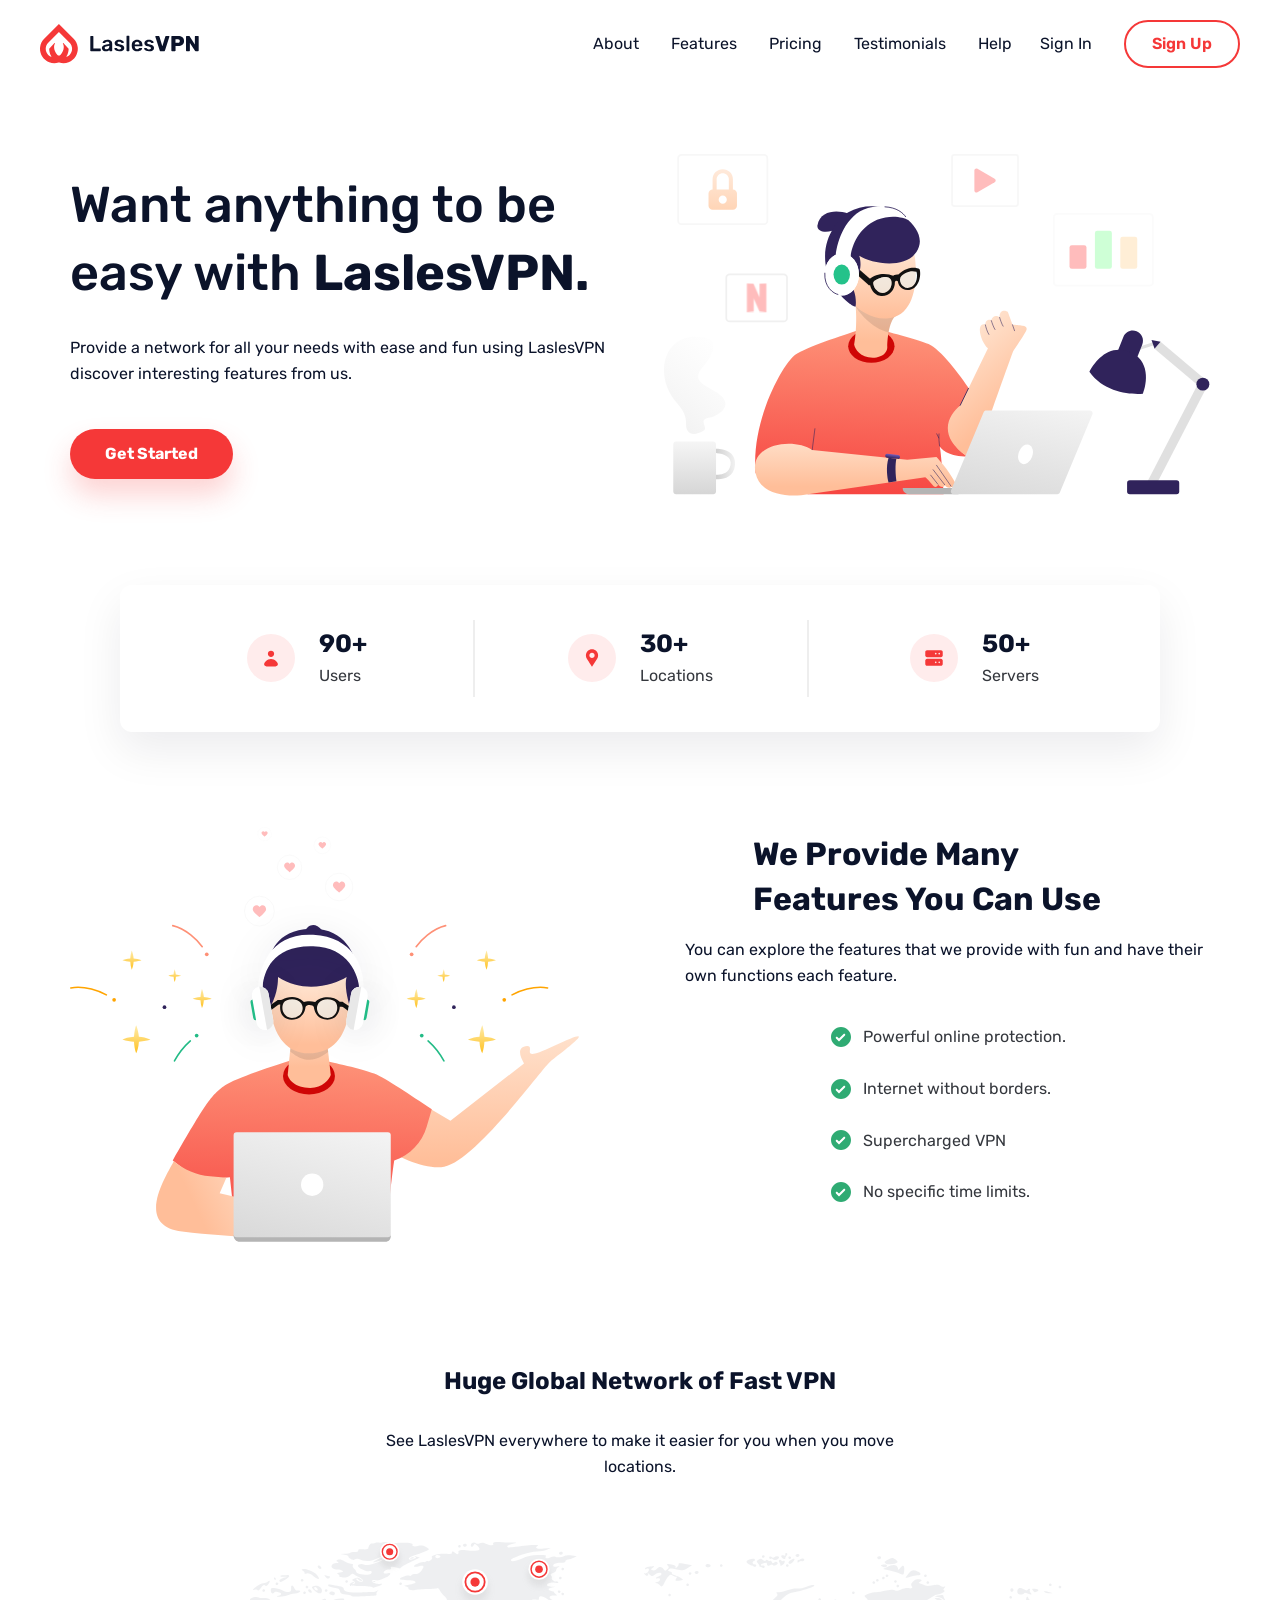
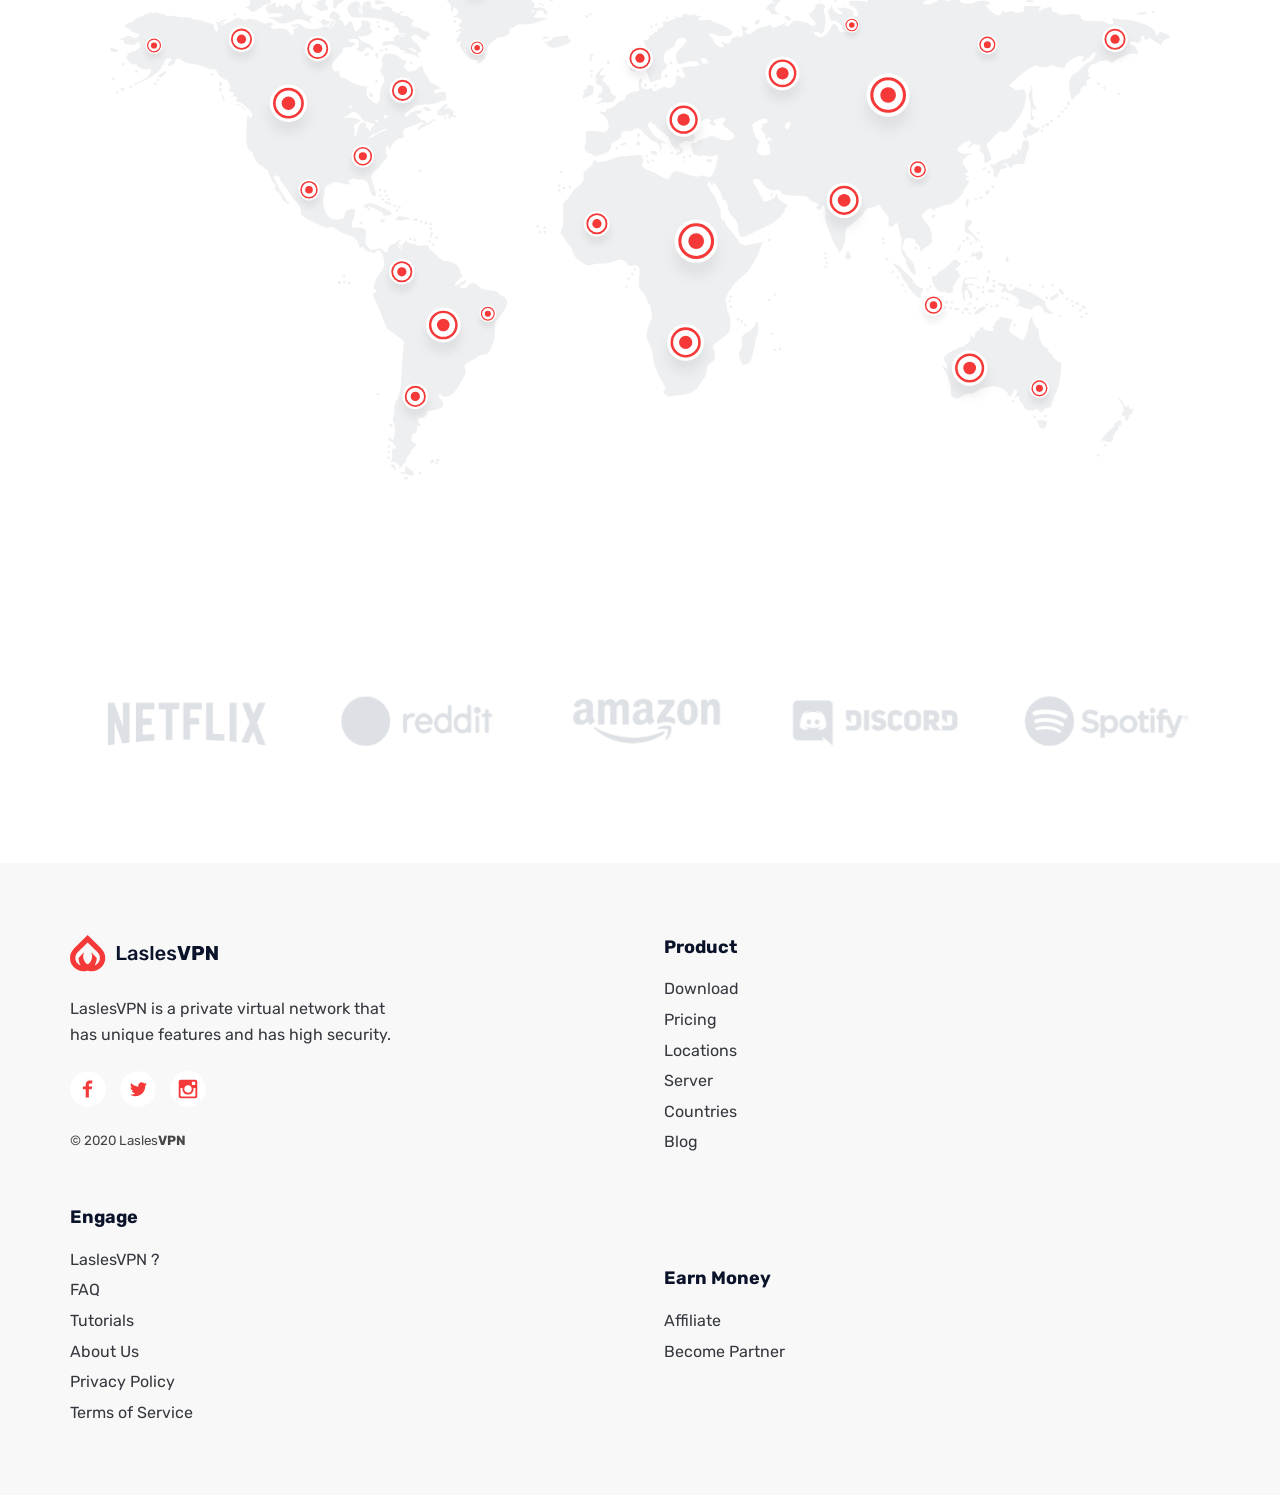
<file: index.html>
<!DOCTYPE html>
<html lang="en">

<head>
  <meta charset="UTF-8">
  <meta name="viewport" content="width=device-width, initial-scale=1.0">
  <title>Midterm Assignment</title>
<!--Links for the font-->
  <link rel="preconnect" href="https://fonts.googleapis.com">
  <link rel="preconnect" href="https://fonts.gstatic.com" crossorigin>
  <link href="https://fonts.googleapis.com/css2?family=Open+Sans:ital,wght@0,300..800;1,300..800&family=Rubik:ital,wght@0,300..900;1,300..900&display=swap" rel="stylesheet">
  <!--My stylesheet, for my website to look beautiful-->
  <link rel="stylesheet" href="styles/style.css">
</head>
<!--I want to say I started this website only using bootstrap, after talking with a few of my classmates I heard that we werent allowed 
to use bootstrap, so after fighting with bootstrap for almost a week and a half I went back to my basics. That is why the website might look
a bit werid, at least the html formating-->
<body>
  <!--Navigation, using classes amaking it work for desktop. I did something and idk how I accomplish it but i made it so that when it reaches tablet and mobile the 
  ul's are in a column rather than the entire navigation. I played with it in multiple occassions and I did not got it to do what I wanted it to do.
  This does not mean that I do not know what is happening. The navigation got flex, and then the logo, the principal and account are in another box, this makes so that
  when I tell them to change in css this are behaving in the way I want it to be but inside their own box.
  
  I can see it in my head how to fix but I think I got to the point in which i fear if I move anything else something else I change might be affected as well by my change-->
  <nav class="navigation" aria-label="Main navigation">
    <div class="interno">
      <!--aria code-->
      <a class="logo" aria-current="page" href="#home" aria-label="LaslesVPN home">
        <!--height of logo-->
        <img src="./images/Logo.svg" alt="LaslesVPN logo" height="40">
      </a>
<!--My buttons for the navigation-->
      <div class="principal">
        <!--navigation and its respective links to other pages-->
        <ul class="links" aria-label="Website pages">
          <li><a class="disabled" href="#">About</a></li>
          <li><a class="disabled" href="#">Features</a></li>
          <li class="gordo"><a href="./pricing.html">Pricing</a></li>
          <li class="gordo"><a href="./testimonials.html">Testimonials</a></li>
          <li><a class="disabled" href="#">Help</a></li>
        </ul>
<!--The idea was to make the sign up buttons to be their own section so that when it came to organizing them, they would be in their own section...
it did not went as planned-->
        <ul class="account" aria-label="Account links">
          <li><a class="disabled" href="#">Sign In</a></li>
          <li><a class="signup disabled" href="#">Sign Up</a></li>
        </ul>
      </div>
    </div>
  </nav>
  <!--I know this is a small landing page but I wanted to include the skip to main content button. I coppied it from a previous assignment ant it originally had tabindex:-1
  however it was not showing when i pressed tab so I took that away and it seems to work just fine now-->
  <a href="#main-content" class="skip-link">Skip to main content</a>
<!--header-->
  <header class="cabeza" id="home">
    <div class="width layout">
<!--text begins with the copy-->
      <div class="texto01">
        <h1>Want anything to be easy with <strong>LaslesVPN.</strong></h1>
        <p>Provide a network for all your needs with ease and fun using LaslesVPN discover interesting features from us.</p>
        <button class="start" type="button" aria-label="Get started with LaslesVPN">
          Get Started
        </button>
      </div>
<!--Image-->
      <div>
        <img src="./images/manwithlaptop.svg" alt="Illustration of a man using his computer">
      </div>
    </div>
  </header>

  <!--id added for the tab button-->
  <main id="main-content">
<!--My small section of their services or their pressence-->
    <section class="stats">
      <ul class="numbers">
        <li class="number">
          <img src="./images/user.svg" alt="" aria-hidden="true">
          <div>
            <h2>90+</h2>
            <p>Users</p>
          </div>
        </li>

        <li class="number">
          <img src="./images/location.svg" alt="" aria-hidden="true">
          <div>
            <h2>30+</h2>
            <p>Locations</p>
          </div>
        </li>

        <li class="number">
          <img src="./images/Server.svg" alt="" aria-hidden="true">
          <div>
            <h2>50+</h2>
            <p>Servers</p>
          </div>
        </li>
      </ul>
    </section>
<!--Second section of their features-->
    <section class="features width" aria-labelledby="features-title">
      <div>
        <img src="./images/manfireworks.svg"
          alt="Illustration of a man using his computer with fireworks in the background">
      </div>
<!--The text and their checks-->
      <div class="copy">
        <h2 id="features-title">We Provide Many Features You Can Use</h2>
        <p>You can explore the features that we provide with fun and have their own functions each feature.</p>
        <ul class="items" aria-label="VPN features">
          <li>
            <img src="./images/check.svg" alt="" aria-hidden="true">
            Powerful online protection.
          </li>
          <li>
            <img src="./images/check.svg" alt="" aria-hidden="true">
            Internet without borders.
          </li>
          <li>
            <img src="./images/check.svg" alt="" aria-hidden="true">
            Supercharged VPN
          </li>

          <li>
            <img src="./images/check.svg" alt="" aria-hidden="true">
            No specific time limits.
          </li>
        </ul>
      </div>
    </section>
<!--globe section-->
    <section class="network width" aria-labelledby="network-title">
      <div class="texto01">
        <h2 id="network-title">Huge Global Network of Fast VPN</h2>
        <p>See LaslesVPN everywhere to make it easier for you when you move locations.</p>
      </div>
            <div>
        <img src="./images/globe.svg" alt="Illustration of a globe representing a global VPN network">
      </div>
    </section>
    <!--In here I had the idea of making each logo go brighter and a bit bigger, but when I started to look into the notepad info of the svg,
    I realzied it was a lot and I did not have enough time to look into it and figure each secction out-->
        <div class="sponsors">
          <img src="./images/Sponsored.svg" alt="Different logos of different companies that use the service">
        </div>
  </main>

<!--The footer, I think it might be because I got used to bootstrap and their settings, and I UNDERSTAND it is using the same principles as regular
flex and grid, but I couldnt make it look like the example... I continue to work on it, but I thought it is best if I submit somethign, rather than submit
nothing-->
  <footer class="footer">
    <div class="width layout">
      <div class="about">
        <a href="#home" aria-label="LaslesVPN home">
          <img class="footlogo" src="./images/Logo.svg" alt="LaslesVPN logo">
        </a>
        <p>LaslesVPN is a private virtual network that has unique features and has high security.</p>
<!--I did the social media icons to have the links, I wanted to have more movement but the time stoped me from getting creative-->
        <nav class="social" aria-label="Social media links">
          <a href="https://www.facebook.com/" aria-label="Facebook">
            <img src="./images/Facebook.svg" alt="" aria-hidden="true">
          </a>
          <a href="https://x.com/?lang=es" aria-label="Twitter">
            <img src="./images/Twitter.svg" alt="" aria-hidden="true">
          </a>
          <a href="https://www.instagram.com/" aria-label="Instagram">
            <img src="./images/Instagram.svg" alt="" aria-hidden="true">
          </a>

        </nav>
<!--I discover small by accident, I typed it in just playing around and it worked :D-->
        <small>&copy; 2020 Lasles<strong>VPN</strong></small>

      </div>
<!--In my bootstrap version I had created each list in their own menu section, used bootstrap grid to make them all appear as closes as the reference.
The only thing that I was missing was making the colour match the background. It was aroudn then that I decided to scratch everyhting and go back to the basics.
I wanted to cut out time so I use a instead of ul/li-->
      <div class="menu">
        <h2 id="product-title">Product</h2>

        <a class="disabled" href="#">Download</a>
        <a href="./pricing.html">Pricing</a>
        <a class="disabled" href="#">Locations</a>
        <a class="disabled" href="#">Server</a>
        <a class="disabled" href="#">Countries</a>
        <a class="disabled" href="#">Blog</a>
      </div>

      <div class="menu">
        <h2 id="engage-title">Engage</h2>

        <a class="disabled" href="#">LaslesVPN ?</a>
        <a class="disabled" href="#">FAQ</a>
        <a class="disabled" href="#">Tutorials</a>
        <a class="disabled" href="#">About Us</a>
        <a class="disabled" href="#">Privacy Policy</a>
        <a class="disabled" href="#">Terms of Service</a>
      </div>

      <div class="menu">
        <h2 id="money-title">Earn Money</h2>
        <a class="disabled" href="#">Affiliate</a>
        <a class="disabled" href="#">Become Partner</a>
      </div>
    </div>
  </footer>
</body>
</html>
</file>
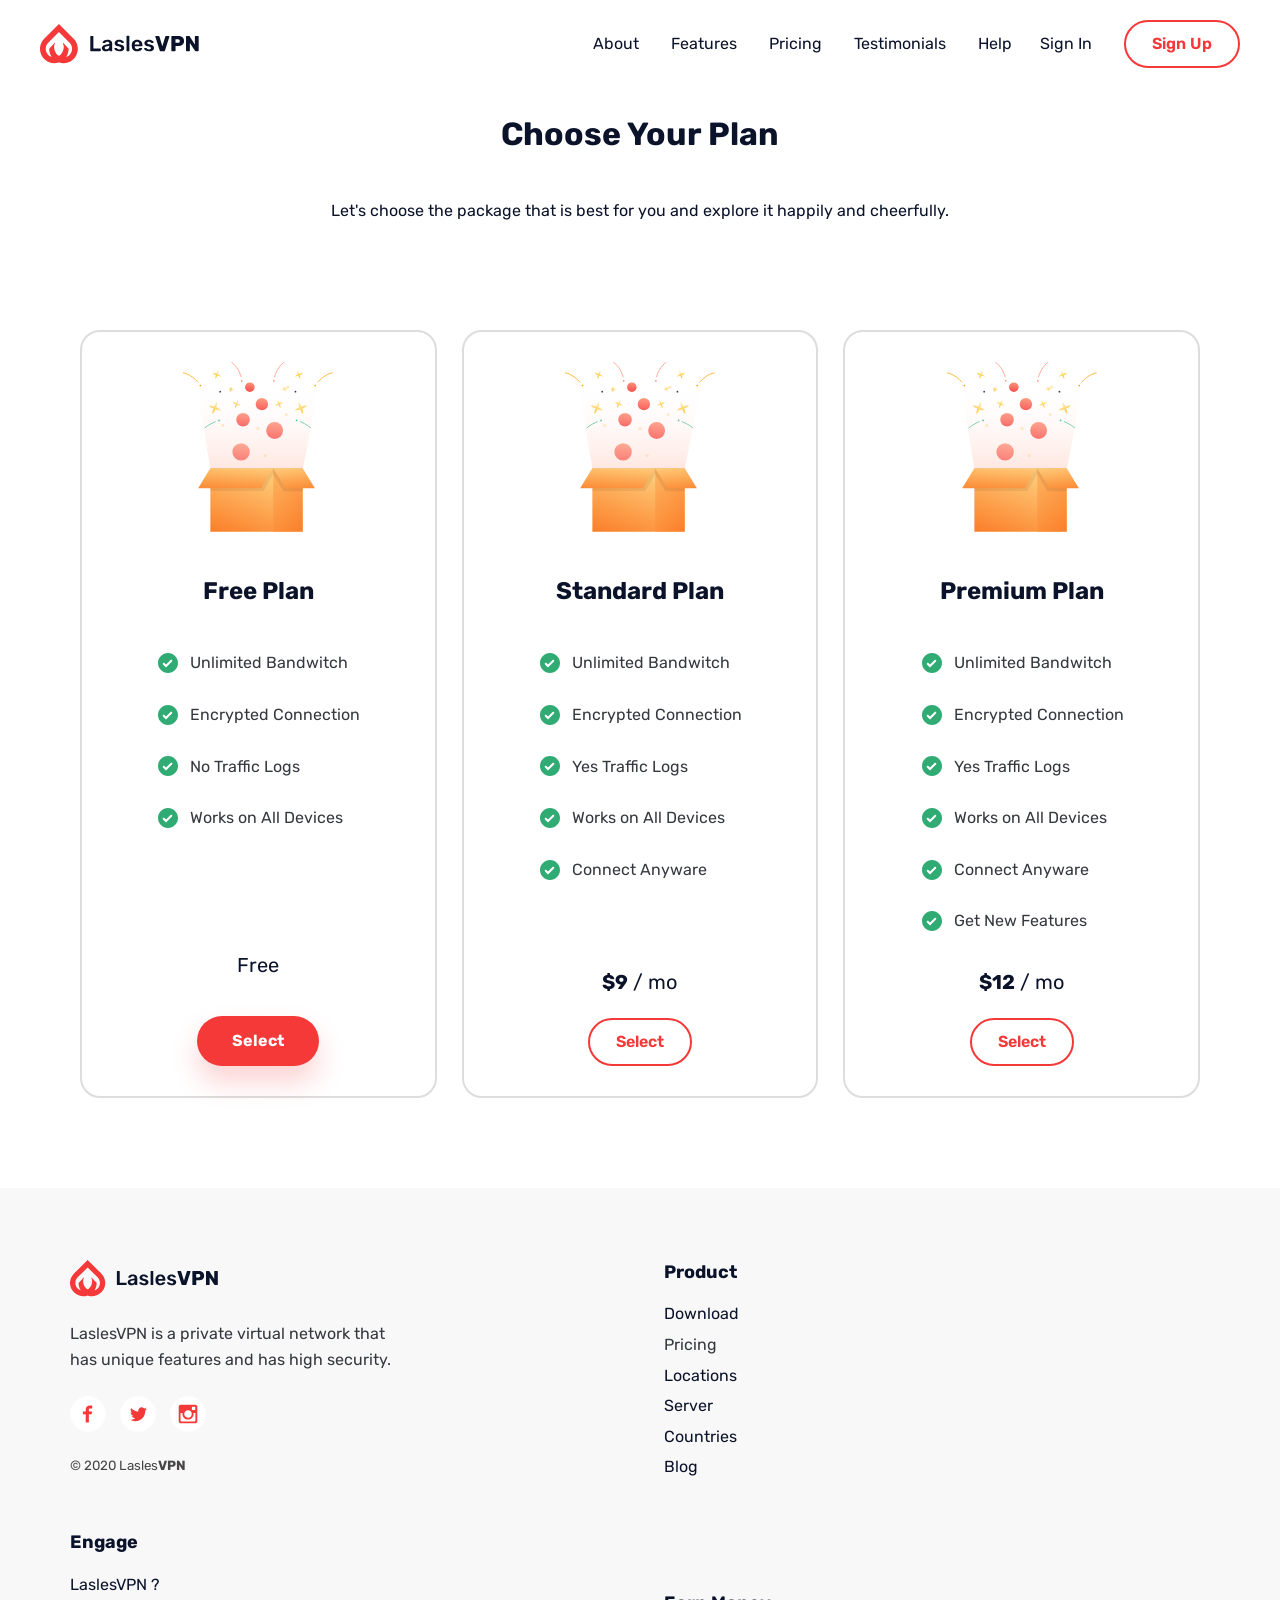
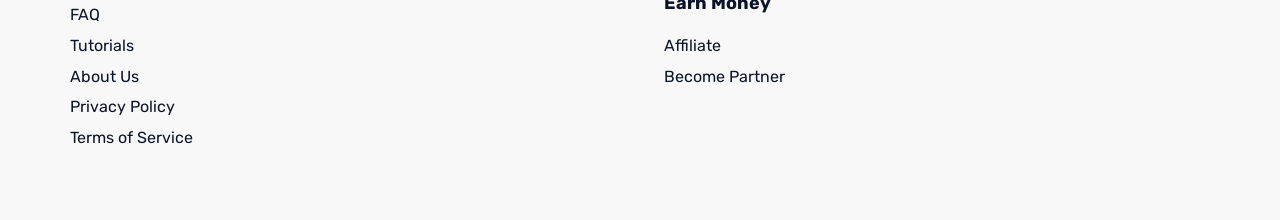
<file: pricing.html>
<!DOCTYPE html>
<html lang="en">

<head>
    <meta charset="UTF-8">
    <meta name="viewport" content="width=device-width, initial-scale=1.0">
    <title>Pricing - LaslesVPN</title>
<!--Same as landing page, font links, followes by stylesheet-->
    <link rel="preconnect" href="https://fonts.googleapis.com">
    <link rel="preconnect" href="https://fonts.gstatic.com" crossorigin>
    <link href="https://fonts.googleapis.com/css2?family=Open+Sans:ital,wght@0,300..800;1,300..800&family=Rubik:ital,wght@0,300..900;1,300..900&display=swap" rel="stylesheet">
    <link rel="stylesheet" href="styles/style.css">
</head>

<!--I didnt add a skip button in this page because is just small and eveyrhting fits inside the screen-->
<body>
    <!--nav similar to the landing page-->
<nav class="navigation" aria-label="Main navigation">
    <div class="interno">
      <a class="logo" aria-current="page" href="./index.html" aria-label="LaslesVPN home">
        <img src="./images/Logo.svg" alt="LaslesVPN logo" height="40">
      </a>
      <div class="principal">
        <ul class="links" aria-label="Website pages">
          <li><a class="disabled" href="#">About</a></li>
          <li><a class="disabled" href="#">Features</a></li>
          <li class="gordo"><a href="./pricing.html">Pricing</a></li>
          <li class="gordo"><a href="./testimonials.html">Testimonials</a></li>
          <li><a class="disabled" href="#">Help</a></li>
        </ul>
        <ul class="account" aria-label="Account links">
          <li><a class="disabled" href="#">Sign In</a></li>
          <li><a class="signup disabled" href="#">Sign Up</a></li>
        </ul>
      </div>
    </div>
  </nav>
<!--same structure as landing-->
    <header class="hero">
        <div class="width">
            <div class="copy">
                <h1>Choose Your Plan</h1>
                <p>Let's choose the package that is best for you and explore it happily and cheerfully.</p>
            </div>
        </div>
    </header>
<!-- In my bootstrap version I used cards just like we did in class, I had a terrible time since I was not able to make them behave the right way
 However, it was close to what I wanted it to be.-->

 <!--In this version I used ul/li and a bunch of divs to make it look the same as the images. However, I do not have the arrouse not the portion that 
 shows what comment you are on. I thought of a way of maybe doing the arrows. By downloading the graphic and then using that. However, I have spent to much time in this
 assignment and I wasted way more time figuring out bootstrap-->
    <main>
        <!--my cards -->
        <section class="plans width" aria-label="Available pricing plans">
            <div class="cards">
                <article class="card" aria-labelledby="free-title">
                    <!--image for card-->
                    <img class="picture" src="./images/Premium.svg"
                        alt="Illustration of an open box with fireworks">
                        <!--made one section image, then text. I took the checks from the landing page figma-->
                    <div class="copy">
                        <h2 id="free-title">Free Plan</h2>
                        <ul class="items" aria-label="Free plan features">
                            <li><img src="./images/check.svg" alt="" aria-hidden="true">Unlimited Bandwitch</li>
                            <li><img src="./images/check.svg" alt="" aria-hidden="true">Encrypted Connection</li>
                            <li><img src="./images/check.svg" alt="" aria-hidden="true">No Traffic Logs</li>
                            <li><img src="./images/check.svg" alt="" aria-hidden="true">Works on All Devices</li>
                        </ul>
                        <!--made the buttons take you to the figma example where the prices are-->
                        <p class="price">Free</p>
                        <!--all prices are link, open in new tab, followed by rel that is supposed to follow target, my class and aria-->
                        <a href="https://www.figma.com/design/fHip5a6C6ppIEnrxBz8uEq/FREEBIES-Landingpage-LaslesVPN--Community-?node-id=1-42&t=1ersn0eN70R41qM2-0" target="_blank"  rel="noopener noreferrer" class="start" aria-label="Select the Free Plan">
                            Select
                        </a>
                    </div>
                </article>
                <!--second box-->
                <article class="card" aria-labelledby="standard-title">
                    <img class="picture" src="./images/Premium.svg"
                        alt="Illustration of an open box with fireworks">
                    <div class="copy">
                        <h2 id="standard-title">Standard Plan</h2>
                        <ul class="items" aria-label="Standard plan features">
                            <li><img src="./images/check.svg" alt="" aria-hidden="true">Unlimited Bandwitch</li>
                            <li><img src="./images/check.svg" alt="" aria-hidden="true">Encrypted Connection</li>
                            <li><img src="./images/check.svg" alt="" aria-hidden="true">Yes Traffic Logs</li>
                            <li><img src="./images/check.svg" alt="" aria-hidden="true">Works on All Devices</li>
                            <li><img src="./images/check.svg" alt="" aria-hidden="true">Connect Anyware</li>
                        </ul>
                        <!--Strong means bold-->
                        <p class="price"><strong>$9</strong> / mo</p>
                        <!--big link for button-->
                        <a href="https://www.figma.com/design/fHip5a6C6ppIEnrxBz8uEq/FREEBIES-Landingpage-LaslesVPN--Community-?node-id=1-39&t=1ersn0eN70R41qM2-0" target="_blank" rel="noopener noreferrer" class="signup" aria-label="Select the Standard Plan">
                            Select
                        </a>
                    </div>
                </article>
                <!--third box-->
                <article class="card" aria-labelledby="premium-title">
                    <img class="picture" src="./images/Premium.svg"
                        alt="Illustration of an open box with fireworks">
                    <div class="copy">
                        <h2 id="premium-title">Premium Plan</h2>
                        <ul class="items" aria-label="Premium plan features">
                            <li><img src="./images/check.svg" alt="" aria-hidden="true">Unlimited Bandwitch</li>
                            <li><img src="./images/check.svg" alt="" aria-hidden="true">Encrypted Connection</li>
                            <li><img src="./images/check.svg" alt="" aria-hidden="true">Yes Traffic Logs</li>
                            <li><img src="./images/check.svg" alt="" aria-hidden="true">Works on All Devices</li>
                            <li><img src="./images/check.svg" alt="" aria-hidden="true">Connect Anyware</li>
                            <li><img src="./images/check.svg" alt="" aria-hidden="true">Get New Features</li>
                        </ul>
                        <p class="price"><strong>$12</strong> / mo</p>
                        <!--link-->
                        <a href="https://www.figma.com/design/fHip5a6C6ppIEnrxBz8uEq/FREEBIES-Landingpage-LaslesVPN--Community-?node-id=1-36&t=1ersn0eN70R41qM2-0" target="_blank" rel="noopener noreferrer" class="signup" aria-label="Select the Premium Plan"> Select</a>
                    </div>
                </article>
            </div>
        </section>
    </main>
    <!--footer similar to landing-->
    <footer class="footer">
        <div class="width layout">
            <div class="about">
                <a href="./index.html" aria-label="LaslesVPN home">
                    <img class="footlogo" src="./images/Logo.svg" alt="LaslesVPN logo">
                </a>
                <p>
                    LaslesVPN is a private virtual network that has unique
                    features and has high security.
                </p>
                <nav class="social" aria-label="Social media links">
                    <a href="https://www.facebook.com/" aria-label="Facebook">
                        <img src="./images/Facebook.svg" alt="" aria-hidden="true">
                    </a>
                    <a href="https://x.com/?lang=es" aria-label="Twitter">
                        <img src="./images/Twitter.svg" alt="" aria-hidden="true">
                    </a>
                    <a href="https://www.instagram.com/" aria-label="Instagram">
                        <img src="./images/Instagram.svg" alt="" aria-hidden="true">
                    </a>
                </nav>
                <small>&copy; 2020 Lasles<strong>VPN</strong></small>
            </div>
            <div class="menu">
                <h2 id="product-title">Product</h2>
                <span class="disabled">Download</span>
                <a href="./pricing.html" aria-current="page">Pricing</a>
                <span class="disabled">Locations</span>
                <span class="disabled">Server</span>
                <span class="disabled">Countries</span>
                <span class="disabled">Blog</span>
            </div>
            <div class="menu">
                <h2 id="engage-title">Engage</h2>
                <span class="disabled">LaslesVPN ?</span>
                <span class="disabled">FAQ</span>
                <span class="disabled">Tutorials</span>
                <span class="disabled">About Us</span>
                <span class="disabled">Privacy Policy</span>
                <span class="disabled">Terms of Service</span>
            </div>
            <div class="menu">
                <h2 id="money-title">Earn Money</h2>
                <span class="disabled">Affiliate</span>
                <span class="disabled">Become Partner</span>
            </div>
        </div>
    </footer>
</body>
</html>
</file>
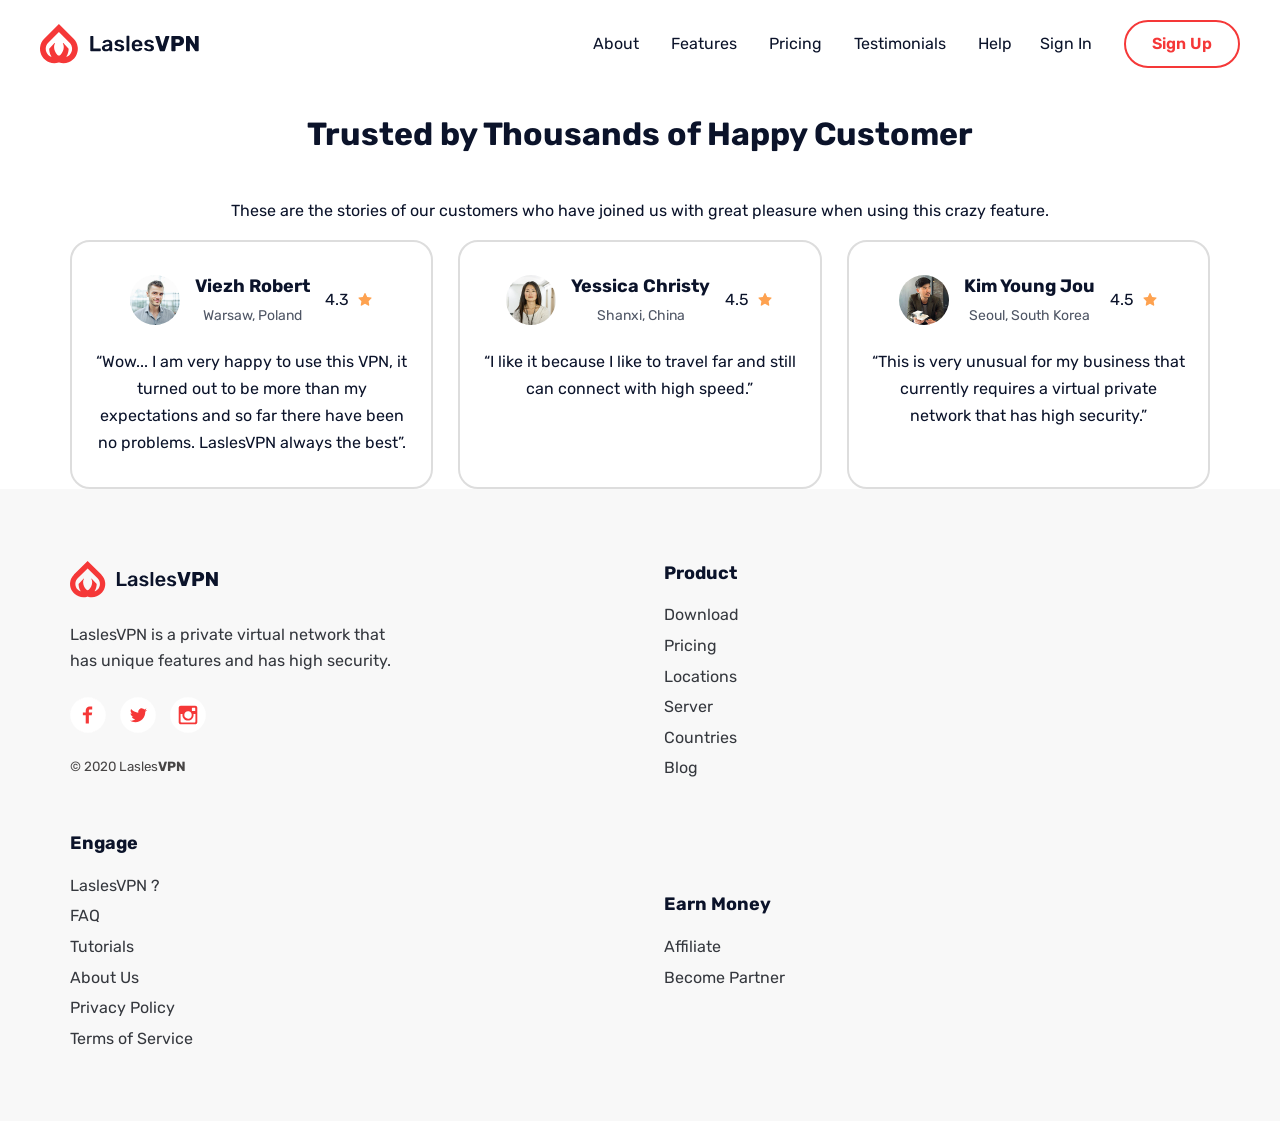
<file: testimonials.html>
<!DOCTYPE html>
<html lang="en">
<head>
    <meta charset="UTF-8">
    <meta name="viewport" content="width=device-width, initial-scale=1.0">
    <title>Testimonials</title>
    <link rel="preconnect" href="https://fonts.googleapis.com">
    <link rel="preconnect" href="https://fonts.gstatic.com" crossorigin>
    <link href="https://fonts.googleapis.com/css2?family=Open+Sans:ital,wght@0,300..800;1,300..800&family=Rubik:ital,wght@0,300..900;1,300..900&display=swap" rel="stylesheet">
    <link rel="stylesheet" href="styles/style.css">
</head>
<!--everything is the same as my landing and pricing html-->
<body>
<nav class="navigation" aria-label="Main navigation">
    <div class="interno">
      <a class="logo" aria-current="page" href="./index.html" aria-label="LaslesVPN home">
        <img src="./images/Logo.svg" alt="LaslesVPN logo" height="40">
      </a>
      <div class="principal">
        <ul class="links" aria-label="Website pages">
          <li><a class="disabled" href="#">About</a></li>
          <li><a class="disabled" href="#">Features</a></li>
          <li class="gordo"><a href="./pricing.html">Pricing</a></li>
          <li class="gordo"><a href="./testimonials.html">Testimonials</a></li>
          <li><a class="disabled" href="#">Help</a></li>
        </ul>
        <ul class="account" aria-label="Account links">
          <li><a class="disabled" href="#">Sign In</a></li>
          <li><a class="signup disabled" href="#">Sign Up</a></li>
        </ul>
      </div>
    </div>
  </nav>
<!--By the time I did this page i got very frustrated, I undertsand it should be the same as the pric-->
<!--I honestly belive this is my worst section from my entire website. I am still working on making it better, but the classes are not behaving
how I wish them to behave-->
    <header class="hero">
        <div class="width">
            <div class="copy">
                <h1>Trusted by Thousands of Happy Customer</h1>
                <p>These are the stories of our customers who have joined us with great pleasure when using this crazy feature.</p>
            </div>
        </div>
    </header>

<main>
    <section class="reviews width" aria-label="Customer reviews">
    <div class="cards">

        <!-- First review card -->
        <article class="card" aria-labelledby="viezh-title">
            <div class="copy">
                <div class="person">
                    <img class="avatar" src="./images/Viez.png"
                        alt="Portrait of Viezh Robert" width="50" height="50">

                    <div class="details">
                        <h2 id="viezh-title">Viezh Robert</h2>
                        <p>Warsaw, Poland</p>
                    </div>

                    <div class="rating">
                        <p>4.3</p>
                        <img src="./images/star.svg" alt="Star">
                    </div>
                </div>

                <p class="message">
                    “Wow... I am very happy to use this VPN, it turned out
                    to be more than my expectations and so far there have
                    been no problems. LaslesVPN always the best”.
                </p>
            </div>
        </article>

        <!-- Second review card -->
        <article class="card" aria-labelledby="yessica-title">
            <div class="copy">
                <div class="person">
                    <img class="avatar" src="./images/Yessica.png"
                        alt="Portrait of Yessica Christy" width="50" height="50">

                    <div class="details">
                        <h2 id="yessica-title">Yessica Christy</h2>
                        <p>Shanxi, China</p>
                    </div>

                    <div class="rating">
                        <p>4.5</p>
                        <img src="./images/star.svg" alt="Star">
                    </div>
                </div>

                <p class="message">
                    “I like it because I like to travel far and still can
                    connect with high speed.”
                </p>
            </div>
        </article>

        <!-- Third review card -->
        <article class="card" aria-labelledby="kim-title">
            <div class="copy">
                <div class="person">
                    <img class="avatar" src="./images/Kim.png"
                        alt="Portrait of Kim Young Jou" width="50" height="50">

                    <div class="details">
                        <h2 id="kim-title">Kim Young Jou</h2>
                        <p>Seoul, South Korea</p>
                    </div>

                    <div class="rating">
                        <p>4.5</p>
                        <img src="./images/star.svg" alt="Star">
                    </div>
                </div>

                <p class="message">
                    “This is very unusual for my business that currently
                    requires a virtual private network that has high security.”
                </p>
            </div>
        </article>
    </div>
</section>
</main>

<!--similar footer as the other pages-->
    <footer class="footer">
        <div class="width layout">
            <div class="about">
                <a href="./index.html">
                    <img class="footlogo" src="./images/Logo.svg" alt="LaslesVPN logo">
                </a>
                <p>
                    LaslesVPN is a private virtual network that has unique
                    features and has high security.
                </p>
                <div class="social">
                    <a href="https://www.facebook.com/" aria-label="Facebook">
                        <img src="./images/Facebook.svg" alt="">
                    </a>

                    <a href="https://x.com/?lang=es" aria-label="Twitter">
                        <img src="./images/Twitter.svg" alt="">
                    </a>

                    <a href="https://www.instagram.com/" aria-label="Instagram">
                        <img src="./images/Instagram.svg" alt="">
                    </a>
                </div>
                <small>&copy; 2020 Lasles<strong>VPN</strong></small>
            </div>

            <div class="menu">
                <h2>Product</h2>
                <a class="disabled" href="#">Download</a>
                <a href="./pricing.html">Pricing</a>
                <a class="disabled" href="#">Locations</a>
                <a class="disabled" href="#">Server</a>
                <a class="disabled" href="#">Countries</a>
                <a class="disabled" href="#">Blog</a>
            </div>

            <div class="menu">
                <h2>Engage</h2>
                <a class="disabled" href="#">LaslesVPN ?</a>
                <a class="disabled" href="#">FAQ</a>
                <a class="disabled" href="#">Tutorials</a>
                <a class="disabled" href="#">About Us</a>
                <a class="disabled" href="#">Privacy Policy</a>
                <a class="disabled" href="#">Terms of Service</a>
            </div>

            <div class="menu">
                <h2>Earn Money</h2>
                <a class="disabled" href="#">Affiliate</a>
                <a class="disabled" href="#">Become Partner</a>
            </div>
        </div>
    </footer>
</body>
</html>
</file>
<file: styles/style.css>
/******************************
          Basic Settings
******************************/
/*css for basic html*/
html{
  scroll-behavior: smooth;
}
/*skips to main content*/
.skip-link {
  background-color: #F53838;
  color:black;
  padding: 8px 16px;
  position: absolute;
  top: -999px;
  left: -999px;
  z-index: 1000;
}
/*Where skip appears*/
.skip-link:focus {
  top:0;
  left:0;
}
/*colour pallete for the website, a friend told me this could make my life easier*/
:root {
  --text: #0b132a;
  --muted: #35383e;
  --accent: #F53838;
  --pale: #f8f8f8;
  --white: #fff;
  --content-width: 1140px;
}
/*typography and how it aligns in website within its box*/
body {
  margin: 0;
  /*var helps select the pallet colours*/
  color: var(--text);
  background: var(--white);
  font-family: "Rubik", "Open Sans", sans-serif;
  line-height: 1.6;
}
/*how images extends*/
img {
  display: block;
  max-width: 100%;
}

a {
  color: inherit;
  text-decoration: none;
}
/*button colours*/
button {
  font: inherit;
}
/*organization within margin, we learned this in first semester and a friend helped me use the calc, instead of using specific measurements. I understand that from 
100% it takes off 48 px*/
.width {
  width: min(var(--content-width), calc(100% - 48px));
  margin-inline: auto;
}

/******************************
          Nav
******************************/
/*nav background and its orientation*/
.navigation {
  position: relative;
  z-index: 5;
  background: var(--white);
}
/*animation for navigation, makes the colour change to, that second one was a happy accident*/
.gordo:hover {
  transform:scale(1.1);
  transition:.5s;
}
/*guts of the bar, how it is organized within that box*/
.interno {
  /*media querie but outside of using media querie*/
  width: min(1200px, calc(100% - 48px));
  min-height: 88px;
  margin: 0 auto;
  display: flex;
  align-items: center;
  justify-content: space-between;
}
/*the behaviour of the logo*/
.logo img {
  width: auto;
}
/*the navigation links that are supposed to be in the center, of the nav bar overall, instead they are just in the center of their own box*/
/*added nav didnt help in anything*/.principal {
  display: flex;
  align-items: center;
  justify-content: space-between;
  gap: 28px;
}
/*the sign up and sign in box organiztion*/
.links, .account {
  display: flex;
  align-items: center;
  gap: 32px;
  padding: 0;
  margin: 0;
  list-style: none;
}

.links {
  margin-inline: auto;
}

.links a, .account a {
  transition: color .2s ease;
}
/*makes it so that user can't click the link, i was using bootstrap at first and i had it so that professor could clikc the buttons that take you to specific location
but since we are not allowed to used bootstrap, i search how to accomplish the samething using css*/
.disabled {
  cursor: not-allowed;
}
/*sign up button length, colour and border*/
.signup {
  display: inline-block;
  padding: 9px 26px;
  border: 2px solid var(--accent);
  border-radius: 30px;
  /*forces colour*/
  color: var(--accent) !important;
  font-weight: 600;
}

/******************************
          cabeza
******************************/
/*landing page header*/
.cabeza {
  padding: 66px 0 54px;
}
/*grid for 2 columns*/
.layout {
  display: grid;
  grid-template-columns: 1fr 1fr;
  align-items: center;
  gap: 48px;
}
/*font organizes automatically*/
.texto01 h1 {
  max-width: 560px;
  margin: 0;
  font-size: clamp(2.25rem, 4vw, 3.15rem);
  line-height: 1.35;
  font-weight: 500;
}

.texto01 p {
  margin: 28px 0;
}
/*button shadows and how it interacts */
.start {
  padding: 14px 48px;
  border: 0;
  border-radius: 10px;
  background: var(--accent);
  color: var(--white);
  font-weight: 700;
  box-shadow: 0 16px 28px rgba(245, 56, 56, .22);
  cursor: pointer;
}
/*hover state*/
.start:hover {
  background: #dc2929;
  transform:scale(1.1);
  transition:.5s;
}
/*boxes for pricing*/
.picture img {
  width: 100%;
}

/******************************
          Estatistics
******************************/
/*media querie outside of media querie*/
.stats {
  width: min(1040px, calc(100% - 48px));
  margin: 35px auto 95px;
}
/*grid, columsn and numbers for the numbers in landing page*/
.numbers {
  display: grid;
  grid-template-columns: repeat(3, 1fr);
  padding: 35px 20px;
  margin: 0;
  list-style: none;
  border-radius: 12px;
  box-shadow: 0 18px 45px rgba(13, 16, 37, .08);
}
/*helps organize the text within the box*/
.number {
  display: flex;
  align-items: center;
  justify-content: center;
  gap: 24px;
  padding: 8px 20px;
}
/*line in between*/
.number + .number {
  border-left: 2px solid #eee;
}
/*image*/
.number img {
  width: 48px;
  height: 48px;
  object-fit: contain;
}

.number h2 {
  margin: 0;
  font-size: 25px;
  line-height: 1.3;
}
/*colour*/
.number p {
  margin: 3px 0 0;
  color: var(--muted);
}

/******************************
          Features
******************************/
/*landing page section of features, organized in two columns*/
.features {
  display: grid;
  grid-template-columns: 1fr 1fr;
  align-items: center;
  gap: 90px;
  padding-bottom: 100px;
}
/*title*/
.features h2 {
  max-width: 390px;
  margin: 0;
  font-size: 2rem;
  line-height: 1.4;
}
/*items organization*/
.items {
  display: grid;
  gap: 14px;
  padding: 0;
  margin: 0;
  list-style: none;
  color: var(--muted);
}

.items li {
  display: flex;
  align-items: center;
  gap: 12px;
}

.items img {
  width: 24px;
  height: 24px;
}
/******************************
          Network Section
******************************/
/*globe section makes everything into one column*/
.network {
  display: flex;
  flex-direction: column;
  align-items: center;
  text-align: center;
  gap: 35px;
  padding-bottom: 100px;
}

.network .texto01 {
  max-width: 550px;
}

.network .picture {
  width: 100%;
}

.network .picture img {
  width: 100%;
  max-width: 1000px;
  margin: 0 auto;
}
/*sponsor section, I had the great idea of animation sponsor and its colours, but due to time i was not able to do so. I looked on the svg file to rename and animate, but it
was a lot of work and got overwhelmed*/
.sponsors {
  display: flex;
  justify-content: center;
  align-items: center;
  width: 100%;
  padding: 40px 0;
}

.sponsors img {
  width: 100%;
  max-width: 1100px;
  height: auto;
  margin: 0 auto;
}

/******************************
          Plans Page
******************************/
/*plans section orgnized adn centered*/
.plans {
    width: 100%;
    max-width: 1200px;
    margin: 50px auto;
    padding: 40px;
    background-color: #fff;
    border-radius: 30px;
    box-sizing: border-box;
}

/* Plans layout with 3 columns and stretch as much as it wants*/
.cards {
    display: grid;
    grid-template-columns: repeat(3, 1fr);
    gap: 25px;
    align-items: stretch;
}

/* specific card organization with its flex for it to be all in one column */
.card {
    display: flex;
    flex-direction: column;
    align-items: center;
    padding: 30px 20px;
    border: 2px solid #dddddd;
    border-radius: 20px;
    box-sizing: border-box;
    text-align: center;
}

/* box settings */
.picture {
    width: 100%;
    max-width: 150px;
    height: auto;
    margin-bottom: 20px;
}

/* text organization */
.copy {
    display: flex;
    flex-direction: column;
    align-items: center;
    width: 100%;
    flex: 1;
}

/*organizes the boxes*/
.items {
    list-style: none;
    padding: 0;
    margin: 20px 0;
    text-align: left;
}

.items li {
    display: flex;
    align-items: center;
    gap: 10px;
    margin-bottom: 12px;
}

.price {
    margin-top: auto;
    font-size: 20px;
}

/* size and style of button in full red */
.start {
    display: inline-block;
    padding: 12px 35px;
    border-radius: 30px;
    text-decoration: none;
    margin-top: 15px;
}
/*center adn tiny box*/
.review {
    width: 100%;

}
/*overall organziation of its insides*/
.review {
    flex: 0 0 calc(50% - 15px);
    min-width: 0;
    box-sizing: border-box;
    padding: 30px;
    border: 2px solid #DDDDDD;
    border-radius: 30px;
    scroll-snap-align: start;
    background: #fff;
}
/*information about the comment*/
.person {
    display: flex;
    align-items: center;
    gap: 15px;
    margin-bottom: 20px;
}
/*img style of review*/
.avatar {
    width: 50px;
    height: 50px;
    border-radius: 50%;
    object-fit: cover;
}
/*organization and styiling of text, where it will appear*/
.details {
    flex: 1;
}

.details h2 {
    font-size: 18px;
    margin: 0 0 5px;
}

.details p {
    font-size: 14px;
    color: #4F5665;
    margin: 0;
}
/*star interaction*/
.rating {
    display: flex;
    align-items: center;
    gap: 8px;
}

.rating p {
    margin: 0;
}

.rating img {
    width: 16px;
}

.message {
    font-size: 16px;
    line-height: 1.7;
    color: #0B132A;
    margin: 0;
}
/******************************
          Pie de pagina
******************************/
/*footer organization*/

.footer {
  padding: 70px 0;
  background: var(--pale);
}

.about p {
  max-width: 330px;
  margin: 24px 0;
  color: var(--muted);
}

.footlogo {
  width: 150px;
}
/*social media behaviour*/
.social {
  display: flex;
  gap: 14px;
  margin: 20px 0;
}

.social a {
  display: block;
  width: 36px;
  height: 36px;
}

.social img {
  width: 100%;
  height: 100%;
}
/*watermark and copy authority*/
.about small {
  color: #474545;
}
/*menu styling for all menus at the footer*/
.menu {
  display: flex;
  flex-direction: column;
  align-items: flex-start;
  gap: 5px;
}

.menu h2 {
  margin: 0 0 10px;
  font-size: 18px;
}
/*colour of a*/
.menu a {
  color: var(--muted);
}
/*colour of hover*/
.menu a:hover {
  color: var(--accent);
}

/******************************
          Media Querie
******************************/
/****************
    Tablet
*****************/

@media (max-width: 900px) {
  nav {
    padding: 10px;
  }
/*how nav will look for tablet*/
  nav {
    display: flex;
    flex-direction: column;
    justify-content: center;
    align-items: center;
    gap: 15px;
  }

  .logo {
    background-color: transparent;
  }

  .logo img {
    width: 65px;
  }

  nav ul {
    display: flex;
    flex-direction: column;
    align-items: center;
    justify-content: center;
    margin-left: 0;
    padding: 0;
    gap: 10px;
  }

  nav a {
    padding: 10px 20px;
  }

  .interno {
    padding: 15px;
  }

  .principal {
    gap: 25px;
  }

  .links, .account {
    gap: 18px;
  }

  .panel {
    gap: 18px;
  }

  .layout {
    gap: 28px;
  }

  .features {
    gap: 45px;
  }

  .footer .layout {
    grid-template-columns: 1.5fr 1fr 1fr;
  }

  .about {
    grid-column: 1 / -1;
  }

  .cards {
    grid-template-columns: repeat(2, 1fr);
  }
}

/****************
    Mobile
*****************/
/*styling of mobile */
@media (max-width: 900px) {
  .width,.interno, .stats {
    width: min(100% - 36px, var(--content-width));
  }

  .hero {
    padding-top: 38px;
  }

  .layout, .features {
    grid-template-columns: 1fr;
  }

  .texto01 {
    text-align: center;
  }

  .texto01 h1 {
    font-size: 2.1rem;
  }

  .hero .picture {
    grid-row: 1;
  }

  .stats {
    margin: 25px auto 65px;
  }

  .numbers {
    grid-template-columns: 1fr;
    padding: 18px;
  }

  .number {
    justify-content: flex-start;
    padding: 18px 12px;
  }

  .number + .number {
    border-left: 0;
    border-top: 1px solid #eee;
  }

  .features {
    gap: 35px;
    padding-bottom: 65px;
  }

  .features h2 {
    font-size: 1.75rem;
  }

  .slides {
    gap: 15px;
     display: flex;
    gap: 26px;
    overflow-x: auto;
    scroll-behavior: smooth;
    scroll-snap-type: x mandatory;
    scrollbar-width: none;
    padding: 10px 5px 20px;
  }

  .review {
    flex: 0 0 100%;
    padding: 25px;
  }

  .footer .layout {
    grid-template-columns: 1fr 1fr;
    gap: 35px 22px;
  }

  .about {
    grid-column: 1 / -1;
  }
  
  .plans {
    padding: 20px;
    margin: 20px auto;
  }

  .cards {
    grid-template-columns: 1fr;
  }

  .card {
    width: 100%;
  }
}
</file>
